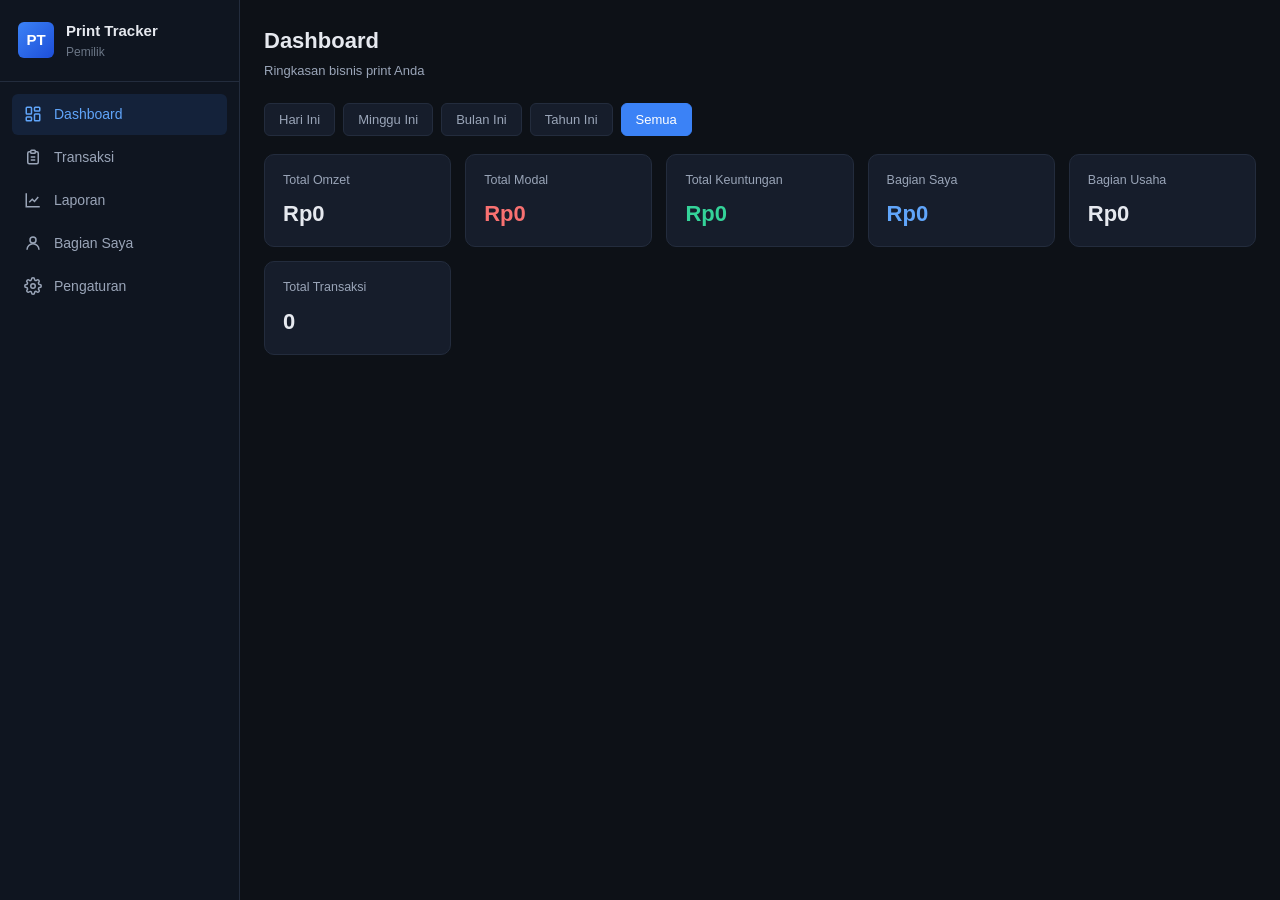
<file: index.html>
<!DOCTYPE html>
<html lang="id">
<head>
<meta charset="UTF-8" />
<meta name="viewport" content="width=device-width, initial-scale=1.0" />
<title>Dashboard — Print Business Tracker</title>
<link rel="stylesheet" href="css/style.css" />
</head>
<body>

<div class="app">
  <div id="shell-sidebar"></div>

  <div class="main">
    <div id="shell-topbar"></div>

    <div class="content">
      <div class="page-header">
        <div>
          <h1>Dashboard</h1>
          <p>Ringkasan bisnis print Anda</p>
        </div>
      </div>

      <div class="filter-bar" id="periodFilter">
        <button class="filter-btn" data-period="hari-ini">Hari Ini</button>
        <button class="filter-btn" data-period="minggu-ini">Minggu Ini</button>
        <button class="filter-btn" data-period="bulan-ini">Bulan Ini</button>
        <button class="filter-btn" data-period="tahun-ini">Tahun Ini</button>
        <button class="filter-btn active" data-period="semua">Semua</button>
      </div>

      <div class="stat-grid">
        <div class="stat-card">
          <div class="stat-label">Total Omzet</div>
          <div class="stat-value" id="statOmzet">Rp0</div>
        </div>
        <div class="stat-card">
          <div class="stat-label">Total Modal</div>
          <div class="stat-value red" id="statModal">Rp0</div>
        </div>
        <div class="stat-card">
          <div class="stat-label">Total Keuntungan</div>
          <div class="stat-value green" id="statKeuntungan">Rp0</div>
        </div>
        <div class="stat-card">
          <div class="stat-label">Bagian Saya</div>
          <div class="stat-value blue" id="statBagianSaya">Rp0</div>
        </div>
        <div class="stat-card">
          <div class="stat-label">Bagian Usaha</div>
          <div class="stat-value" id="statBagianUsaha">Rp0</div>
        </div>
        <div class="stat-card">
          <div class="stat-label">Total Transaksi</div>
          <div class="stat-value" id="statTotalTransaksi">0</div>
        </div>
      </div>
    </div>
  </div>
</div>

<script src="js/app.js"></script>
<script src="js/dashboard.js"></script>
</body>
</html>
</file>
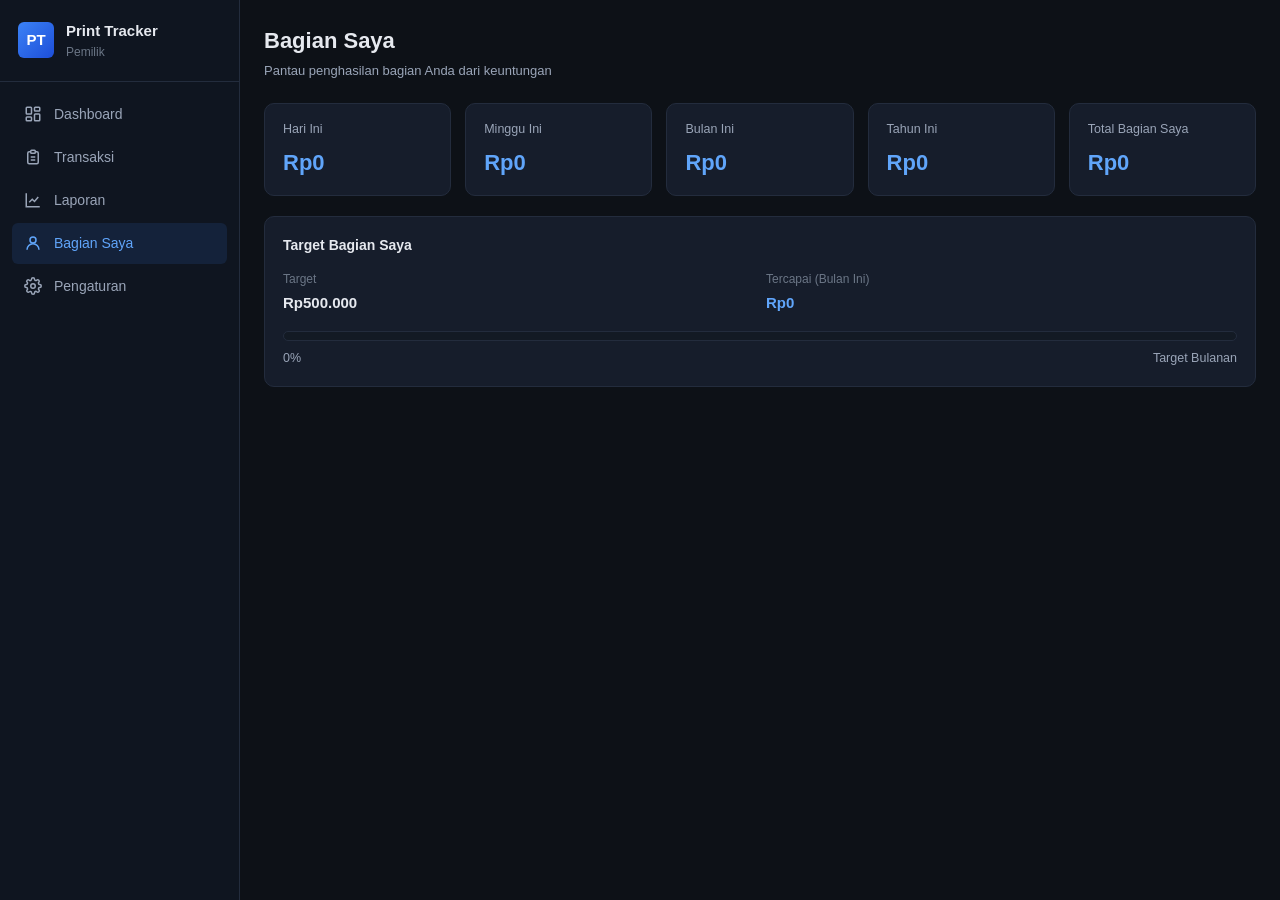
<file: bagian-saya.html>
<!DOCTYPE html>
<html lang="id">
<head>
<meta charset="UTF-8" />
<meta name="viewport" content="width=device-width, initial-scale=1.0" />
<title>Bagian Saya — Print Business Tracker</title>
<link rel="stylesheet" href="css/style.css" />
</head>
<body>

<div class="app">
  <div id="shell-sidebar"></div>

  <div class="main">
    <div id="shell-topbar"></div>

    <div class="content">
      <div class="page-header">
        <div>
          <h1>Bagian Saya</h1>
          <p>Pantau penghasilan bagian Anda dari keuntungan</p>
        </div>
      </div>

      <div class="stat-grid">
        <div class="stat-card">
          <div class="stat-label">Hari Ini</div>
          <div class="stat-value blue" id="statHariIni">Rp0</div>
        </div>
        <div class="stat-card">
          <div class="stat-label">Minggu Ini</div>
          <div class="stat-value blue" id="statMingguIni">Rp0</div>
        </div>
        <div class="stat-card">
          <div class="stat-label">Bulan Ini</div>
          <div class="stat-value blue" id="statBulanIni">Rp0</div>
        </div>
        <div class="stat-card">
          <div class="stat-label">Tahun Ini</div>
          <div class="stat-value blue" id="statTahunIni">Rp0</div>
        </div>
        <div class="stat-card">
          <div class="stat-label">Total Bagian Saya</div>
          <div class="stat-value blue" id="statTotal">Rp0</div>
        </div>
      </div>

      <div class="card">
        <h3 class="card-title">Target Bagian Saya</h3>
        <div class="preview-grid" style="margin-bottom:16px;">
          <div class="preview-item">
            <span class="label">Target</span>
            <span class="value" id="targetValue">Rp0</span>
          </div>
          <div class="preview-item">
            <span class="label">Tercapai (Bulan Ini)</span>
            <span class="value profit" id="tercapaiValue">Rp0</span>
          </div>
        </div>
        <div class="progress-outer">
          <div class="progress-inner" id="progressBar" style="width:0%;"></div>
        </div>
        <div class="progress-labels">
          <span id="progressPercent">0%</span>
          <span>Target Bulanan</span>
        </div>
      </div>
    </div>
  </div>
</div>

<script src="js/app.js"></script>
<script src="js/bagian-saya.js"></script>
</body>
</html>
</file>
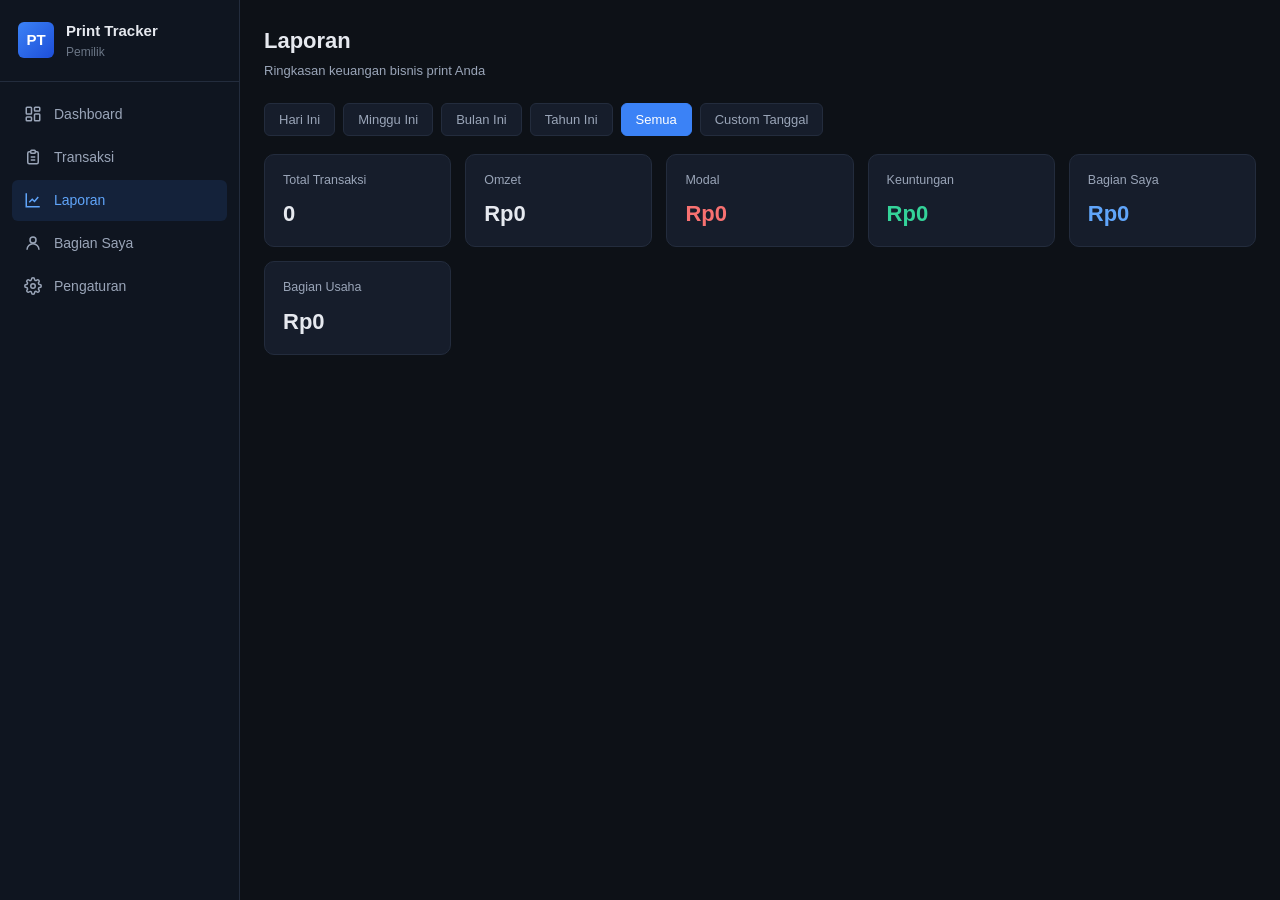
<file: laporan.html>
<!DOCTYPE html>
<html lang="id">
<head>
<meta charset="UTF-8" />
<meta name="viewport" content="width=device-width, initial-scale=1.0" />
<title>Laporan — Print Business Tracker</title>
<link rel="stylesheet" href="css/style.css" />
</head>
<body>

<div class="app">
  <div id="shell-sidebar"></div>

  <div class="main">
    <div id="shell-topbar"></div>

    <div class="content">
      <div class="page-header">
        <div>
          <h1>Laporan</h1>
          <p>Ringkasan keuangan bisnis print Anda</p>
        </div>
      </div>

      <div class="filter-bar" id="periodFilter">
        <button class="filter-btn" data-period="hari-ini">Hari Ini</button>
        <button class="filter-btn" data-period="minggu-ini">Minggu Ini</button>
        <button class="filter-btn" data-period="bulan-ini">Bulan Ini</button>
        <button class="filter-btn" data-period="tahun-ini">Tahun Ini</button>
        <button class="filter-btn active" data-period="semua">Semua</button>
        <button class="filter-btn" data-period="custom">Custom Tanggal</button>
      </div>

      <div class="filter-date-row" id="customDateRow">
        <div class="form-group" style="min-width:160px;">
          <label for="customStart">Dari</label>
          <input type="date" id="customStart" />
        </div>
        <div class="form-group" style="min-width:160px;">
          <label for="customEnd">Sampai</label>
          <input type="date" id="customEnd" />
        </div>
        <button class="btn btn-primary" id="btnApplyCustom" style="align-self:flex-end;">Terapkan</button>
      </div>

      <div class="stat-grid">
        <div class="stat-card">
          <div class="stat-label">Total Transaksi</div>
          <div class="stat-value" id="statTotalTransaksi">0</div>
        </div>
        <div class="stat-card">
          <div class="stat-label">Omzet</div>
          <div class="stat-value" id="statOmzet">Rp0</div>
        </div>
        <div class="stat-card">
          <div class="stat-label">Modal</div>
          <div class="stat-value red" id="statModal">Rp0</div>
        </div>
        <div class="stat-card">
          <div class="stat-label">Keuntungan</div>
          <div class="stat-value green" id="statKeuntungan">Rp0</div>
        </div>
        <div class="stat-card">
          <div class="stat-label">Bagian Saya</div>
          <div class="stat-value blue" id="statBagianSaya">Rp0</div>
        </div>
        <div class="stat-card">
          <div class="stat-label">Bagian Usaha</div>
          <div class="stat-value" id="statBagianUsaha">Rp0</div>
        </div>
      </div>
    </div>
  </div>
</div>

<script src="js/app.js"></script>
<script src="js/laporan.js"></script>
</body>
</html>
</file>
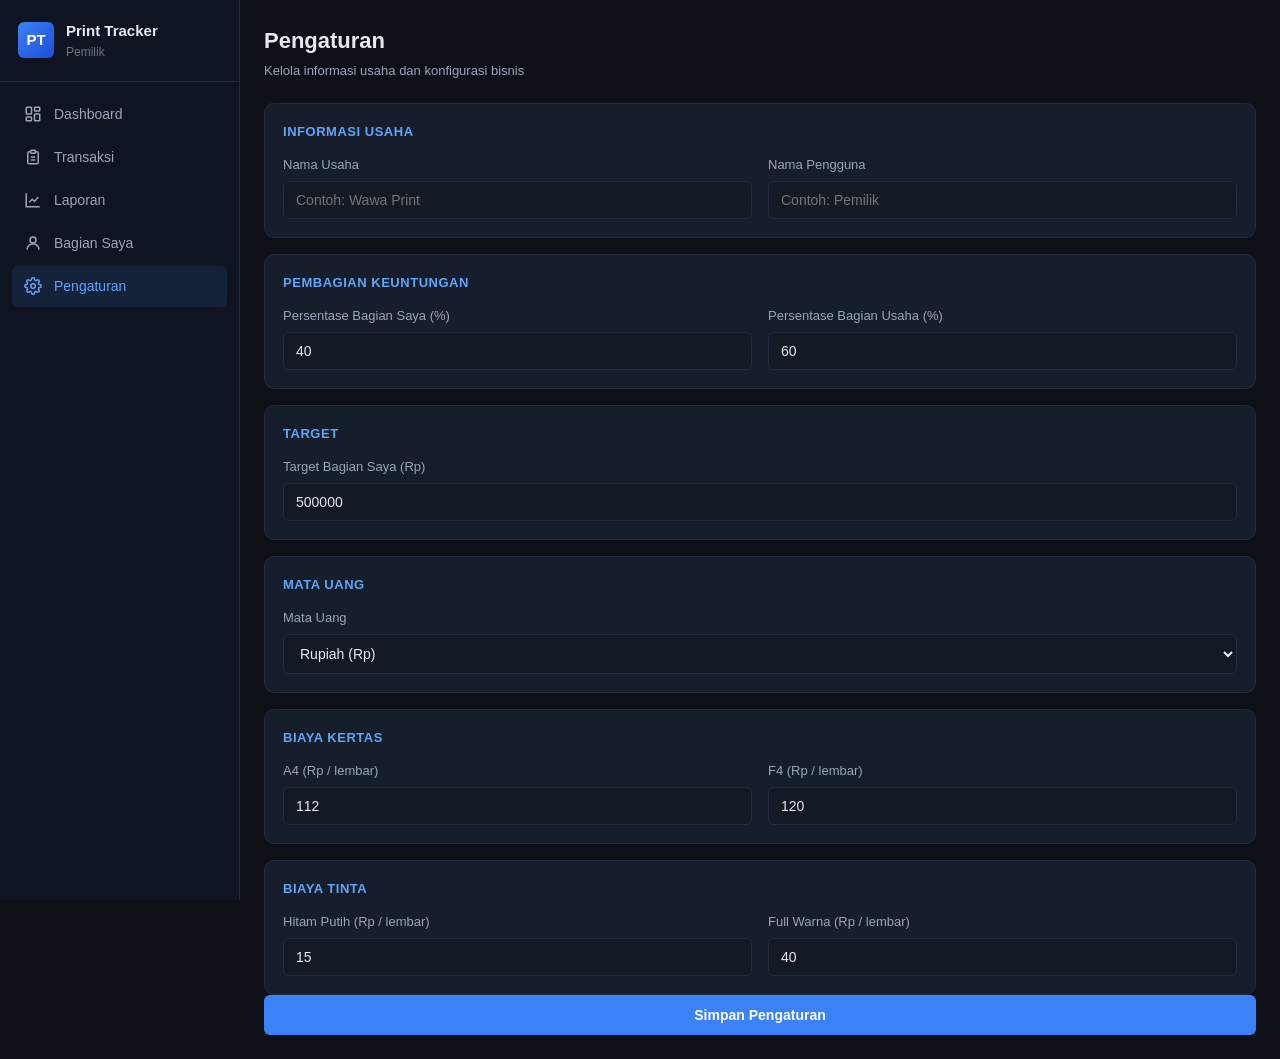
<file: pengaturan.html>
<!DOCTYPE html>
<html lang="id">
<head>
<meta charset="UTF-8" />
<meta name="viewport" content="width=device-width, initial-scale=1.0" />
<title>Pengaturan — Print Business Tracker</title>
<link rel="stylesheet" href="css/style.css" />
</head>
<body>

<div class="app">
  <div id="shell-sidebar"></div>

  <div class="main">
    <div id="shell-topbar"></div>

    <div class="content">
      <div class="page-header">
        <div>
          <h1>Pengaturan</h1>
          <p>Kelola informasi usaha dan konfigurasi bisnis</p>
        </div>
      </div>

      <form id="settingsForm">
        <div class="card">
          <div class="settings-section-title">Informasi Usaha</div>
          <div class="two-col">
            <div class="form-group">
              <label for="sNamaUsaha">Nama Usaha</label>
              <input type="text" id="sNamaUsaha" placeholder="Contoh: Wawa Print" />
            </div>
            <div class="form-group">
              <label for="sNamaPengguna">Nama Pengguna</label>
              <input type="text" id="sNamaPengguna" placeholder="Contoh: Pemilik" />
            </div>
          </div>
        </div>

        <div class="card">
          <div class="settings-section-title">Pembagian Keuntungan</div>
          <div class="two-col">
            <div class="form-group">
              <label for="sPersenSaya">Persentase Bagian Saya (%)</label>
              <input type="number" id="sPersenSaya" min="0" max="100" step="1" />
            </div>
            <div class="form-group">
              <label for="sPersenUsaha">Persentase Bagian Usaha (%)</label>
              <input type="number" id="sPersenUsaha" min="0" max="100" step="1" readonly />
            </div>
          </div>
        </div>

        <div class="card">
          <div class="settings-section-title">Target</div>
          <div class="form-group">
            <label for="sTarget">Target Bagian Saya (Rp)</label>
            <input type="number" id="sTarget" min="0" step="1000" />
          </div>
        </div>

        <div class="card">
          <div class="settings-section-title">Mata Uang</div>
          <div class="form-group">
            <label for="sMataUang">Mata Uang</label>
            <select id="sMataUang">
              <option value="Rp">Rupiah (Rp)</option>
            </select>
          </div>
        </div>

        <div class="card">
          <div class="settings-section-title">Biaya Kertas</div>
          <div class="two-col">
            <div class="form-group">
              <label for="cKertasA4">A4 (Rp / lembar)</label>
              <input type="number" id="cKertasA4" min="0" step="1" />
            </div>
            <div class="form-group">
              <label for="cKertasF4">F4 (Rp / lembar)</label>
              <input type="number" id="cKertasF4" min="0" step="1" />
            </div>
          </div>
        </div>

        <div class="card">
          <div class="settings-section-title">Biaya Tinta</div>
          <div class="two-col">
            <div class="form-group">
              <label for="cTintaBW">Hitam Putih (Rp / lembar)</label>
              <input type="number" id="cTintaBW" min="0" step="1" />
            </div>
            <div class="form-group">
              <label for="cTintaWarna">Full Warna (Rp / lembar)</label>
              <input type="number" id="cTintaWarna" min="0" step="1" />
            </div>
          </div>
        </div>

        <button type="submit" class="btn btn-primary btn-block">Simpan Pengaturan</button>
      </form>
    </div>
  </div>
</div>

<script src="js/app.js"></script>
<script src="js/pengaturan.js"></script>
</body>
</html>
</file>
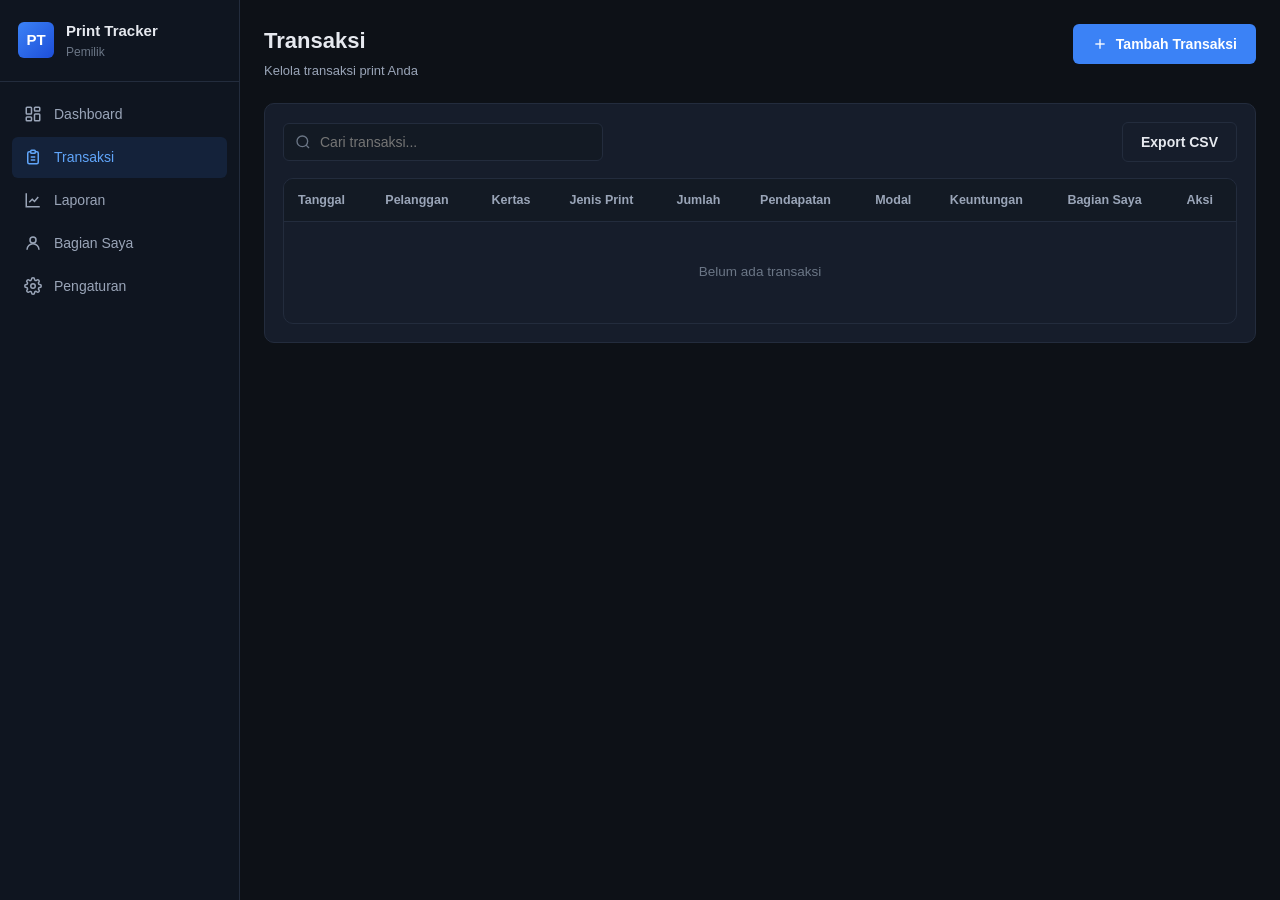
<file: transaksi.html>
<!DOCTYPE html>
<html lang="id">
<head>
<meta charset="UTF-8" />
<meta name="viewport" content="width=device-width, initial-scale=1.0" />
<title>Transaksi — Print Business Tracker</title>
<link rel="stylesheet" href="css/style.css" />
</head>
<body>

<div class="app">
  <div id="shell-sidebar"></div>

  <div class="main">
    <div id="shell-topbar"></div>

    <div class="content">
      <div class="page-header">
        <div>
          <h1>Transaksi</h1>
          <p>Kelola transaksi print Anda</p>
        </div>
        <button class="btn btn-primary" id="btnTambahTransaksi">
          <svg width="16" height="16" viewBox="0 0 24 24" fill="none" stroke="currentColor" stroke-width="2"><line x1="12" y1="5" x2="12" y2="19"/><line x1="5" y1="12" x2="19" y2="12"/></svg>
          Tambah Transaksi
        </button>
      </div>

      <!-- Form Card (inline, always visible for adding) -->
      <div class="card" id="formCard" style="display:none;">
        <div style="display:flex; justify-content:space-between; align-items:center; margin-bottom:14px;">
          <h3 class="card-title" id="formTitle" style="margin:0;">Tambah Transaksi Baru</h3>
          <button class="modal-close" id="btnCloseForm">
            <svg width="18" height="18" viewBox="0 0 24 24" fill="none" stroke="currentColor" stroke-width="2"><line x1="18" y1="6" x2="6" y2="18"/><line x1="6" y1="6" x2="18" y2="18"/></svg>
          </button>
        </div>

        <form id="transaksiForm">
          <input type="hidden" id="editId" value="" />
          <div class="form-grid">
            <div class="form-group">
              <label for="fTanggal">Tanggal</label>
              <input type="date" id="fTanggal" required />
            </div>
            <div class="form-group">
              <label for="fPelanggan">Nama Pelanggan (opsional)</label>
              <input type="text" id="fPelanggan" placeholder="Nama pelanggan" />
            </div>
            <div class="form-group">
              <label for="fUkuranKertas">Ukuran Kertas</label>
              <select id="fUkuranKertas">
                <option value="A4">A4</option>
                <option value="F4">F4</option>
              </select>
            </div>
            <div class="form-group">
              <label for="fJenisPrint">Jenis Print</label>
              <select id="fJenisPrint">
                <option value="Hitam Putih">Hitam Putih</option>
                <option value="Full Warna">Full Warna</option>
                <option value="Campur">Campur</option>
              </select>
            </div>

            <div class="form-group" id="campurRow1" style="display:none;">
              <label for="fJumlahBW">Jumlah Hitam Putih</label>
              <input type="number" id="fJumlahBW" min="0" value="0" />
            </div>
            <div class="form-group" id="campurRow2" style="display:none;">
              <label for="fJumlahWarna">Jumlah Warna</label>
              <input type="number" id="fJumlahWarna" min="0" value="0" />
            </div>

            <div class="form-group">
              <label for="fJumlah">Jumlah (lembar)</label>
              <input type="number" id="fJumlah" min="1" required />
              <span class="error-text" id="errJumlah">Jumlah Hitam Putih + Warna harus sama dengan Total Jumlah</span>
            </div>
            <div class="form-group">
              <label for="fHargaJual">Harga Jual per Lembar (Rp)</label>
              <select id="fHargaJual" required>
                <option value="400">Rp400</option>
                <option value="600">Rp600</option>
                <option value="800">Rp800</option>
              </select>
            </div>

            <div class="form-group full">
              <label for="fCatatan">Catatan (opsional)</label>
              <textarea id="fCatatan" placeholder="Catatan tambahan"></textarea>
            </div>
          </div>

          <div class="preview-box" style="margin-top:18px;">
            <div class="card-title" style="margin-bottom:12px;">Kalkulasi Otomatis</div>
            <div class="preview-grid">
              <div class="preview-item">
                <span class="label">Pendapatan</span>
                <span class="value income" id="pvPendapatan">Rp0</span>
              </div>
              <div class="preview-item">
                <span class="label">Modal Kertas</span>
                <span class="value cost" id="pvModalKertas">Rp0</span>
              </div>
              <div class="preview-item">
                <span class="label">Modal Tinta</span>
                <span class="value cost" id="pvModalTinta">Rp0</span>
              </div>
              <div class="preview-item">
                <span class="label">Total Modal</span>
                <span class="value cost" id="pvTotalModal">Rp0</span>
              </div>
              <div class="preview-item">
                <span class="label">Keuntungan</span>
                <span class="value profit" id="pvKeuntungan">Rp0</span>
              </div>
              <div class="preview-item">
                <span class="label" id="pvLabelSaya">Bagian Saya (40%)</span>
                <span class="value profit" id="pvBagianSaya">Rp0</span>
              </div>
              <div class="preview-item">
                <span class="label" id="pvLabelUsaha">Bagian Usaha (60%)</span>
                <span class="value" id="pvBagianUsaha">Rp0</span>
              </div>
            </div>
          </div>

          <div style="margin-top:18px;">
            <button type="submit" class="btn btn-primary btn-block" id="btnSimpanTransaksi">Simpan Transaksi</button>
          </div>
        </form>
      </div>

      <!-- History -->
      <div class="card">
        <div class="toolbar">
          <div class="search-input-wrap">
            <svg viewBox="0 0 24 24" fill="none" stroke="currentColor" stroke-width="2"><circle cx="11" cy="11" r="8"/><line x1="21" y1="21" x2="16.65" y2="16.65"/></svg>
            <input type="text" id="searchInput" placeholder="Cari transaksi..." />
          </div>
          <div class="toolbar-actions">
            <button class="btn btn-secondary" id="btnExportCsv">Export CSV</button>
          </div>
        </div>

        <div class="table-wrap">
          <table>
            <thead>
              <tr>
                <th>Tanggal</th>
                <th>Pelanggan</th>
                <th>Kertas</th>
                <th>Jenis Print</th>
                <th>Jumlah</th>
                <th>Pendapatan</th>
                <th>Modal</th>
                <th>Keuntungan</th>
                <th>Bagian Saya</th>
                <th>Aksi</th>
              </tr>
            </thead>
            <tbody id="txTableBody">
            </tbody>
          </table>
        </div>
      </div>
    </div>
  </div>
</div>

<!-- Detail Modal -->
<div class="modal-overlay" id="detailModal">
  <div class="modal">
    <div class="modal-header">
      <h3>Detail Transaksi</h3>
      <button class="modal-close" id="btnCloseDetail">
        <svg width="18" height="18" viewBox="0 0 24 24" fill="none" stroke="currentColor" stroke-width="2"><line x1="18" y1="6" x2="6" y2="18"/><line x1="6" y1="6" x2="18" y2="18"/></svg>
      </button>
    </div>
    <div class="modal-body">
      <div class="detail-list" id="detailContent"></div>
    </div>
    <div class="modal-footer">
      <button class="btn btn-secondary" id="btnCloseDetail2">Tutup</button>
    </div>
  </div>
</div>

<script src="js/app.js"></script>
<script src="js/transaksi.js"></script>
</body>
</html>
</file>
<file: css/style.css>
/* ==========================================================================
   Print Business Tracker — Dark + Blue Theme
   ========================================================================== */
 
:root {
  --bg: #0d1117;
  --bg-elevated: #131a24;
  --card: #161d2b;
  --card-hover: #1a2233;
  --sidebar: #0f1520;
  --border: #232c3d;
  --border-subtle: #1c2432;
  --text: #e6e9ef;
  --text-secondary: #9aa5b8;
  --text-muted: #6b7686;
  --blue: #3b82f6;
  --blue-light: #60a5fa;
  --blue-dark: #1d4ed8;
  --blue-bg: rgba(59, 130, 246, 0.12);
  --green: #34d399;
  --green-bg: rgba(52, 211, 153, 0.12);
  --red: #f87171;
  --red-bg: rgba(248, 113, 113, 0.12);
  --amber: #fbbf24;
  --radius: 10px;
  --radius-sm: 6px;
  --shadow: 0 4px 16px rgba(0, 0, 0, 0.35);
  --sidebar-width: 240px;
}
 
* {
  box-sizing: border-box;
}
 
html, body {
  margin: 0;
  padding: 0;
}
 
body {
  background: var(--bg);
  color: var(--text);
  font-family: -apple-system, BlinkMacSystemFont, "Segoe UI", Roboto, Helvetica, Arial, sans-serif;
  font-size: 14px;
  line-height: 1.5;
  min-height: 100vh;
}
 
a {
  color: inherit;
  text-decoration: none;
}
 
/* ---------------------------------- Layout ------------------------------ */
 
.app {
  display: flex;
  min-height: 100vh;
}
 
.main {
  flex: 1;
  min-width: 0;
  display: flex;
  flex-direction: column;
}
 
.content {
  padding: 24px;
  max-width: 1200px;
  width: 100%;
  margin: 0 auto;
}
 
/* ---------------------------------- Sidebar ------------------------------ */
 
.sidebar {
  width: var(--sidebar-width);
  flex-shrink: 0;
  background: var(--sidebar);
  border-right: 1px solid var(--border);
  display: flex;
  flex-direction: column;
  position: sticky;
  top: 0;
  height: 100vh;
}
 
.sidebar-brand {
  display: flex;
  align-items: center;
  gap: 12px;
  padding: 20px 18px;
  border-bottom: 1px solid var(--border);
}
 
.sidebar-brand-icon {
  width: 36px;
  height: 36px;
  border-radius: var(--radius-sm);
  background: linear-gradient(135deg, var(--blue), var(--blue-dark));
  display: flex;
  align-items: center;
  justify-content: center;
  font-weight: 700;
  font-size: 15px;
  color: #fff;
  flex-shrink: 0;
}
 
.sidebar-brand-text {
  min-width: 0;
}
 
.sidebar-brand-name {
  font-weight: 600;
  font-size: 15px;
  color: var(--text);
  white-space: nowrap;
  overflow: hidden;
  text-overflow: ellipsis;
}
 
.sidebar-brand-sub {
  font-size: 12px;
  color: var(--text-muted);
}
 
.sidebar-nav {
  padding: 12px;
  display: flex;
  flex-direction: column;
  gap: 2px;
  flex: 1;
  overflow-y: auto;
}
 
.sidebar-link {
  display: flex;
  align-items: center;
  gap: 12px;
  padding: 10px 12px;
  border-radius: var(--radius-sm);
  color: var(--text-secondary);
  font-size: 14px;
  font-weight: 500;
  transition: background 0.15s, color 0.15s;
}
 
.sidebar-link:hover {
  background: var(--card-hover);
  color: var(--text);
}
 
.sidebar-link.active {
  background: var(--blue-bg);
  color: var(--blue-light);
}
 
.sidebar-link svg {
  width: 18px;
  height: 18px;
  flex-shrink: 0;
}
 
.sidebar-overlay {
  display: none;
}
 
/* ---------------------------------- Topbar ------------------------------- */
 
.topbar {
  display: none;
  align-items: center;
  gap: 14px;
  padding: 14px 16px;
  background: var(--sidebar);
  border-bottom: 1px solid var(--border);
  position: sticky;
  top: 0;
  z-index: 55;
}
 
.hamburger {
  width: 40px;
  height: 40px;
  border-radius: var(--radius-sm);
  background: var(--card);
  border: 1px solid var(--border);
  display: flex;
  align-items: center;
  justify-content: center;
  cursor: pointer;
  flex-shrink: 0;
}
 
.hamburger svg {
  width: 20px;
  height: 20px;
  color: var(--text);
}
 
.topbar-title {
  font-size: 15px;
  font-weight: 600;
  color: var(--text);
}
 
/* ---------------------------------- Page Header --------------------------- */
 
.page-header {
  display: flex;
  align-items: flex-start;
  justify-content: space-between;
  flex-wrap: wrap;
  gap: 12px;
  margin-bottom: 22px;
}
 
.page-header h1 {
  font-size: 22px;
  font-weight: 700;
  margin: 0 0 4px;
  color: var(--text);
}
 
.page-header p {
  margin: 0;
  color: var(--text-secondary);
  font-size: 13px;
}
 
/* ---------------------------------- Cards -------------------------------- */
 
.card {
  background: var(--card);
  border: 1px solid var(--border);
  border-radius: var(--radius);
  padding: 18px;
}
 
.card + .card {
  margin-top: 16px;
}
 
.card-title {
  font-size: 14px;
  font-weight: 600;
  margin: 0 0 14px;
  color: var(--text);
}
 
.stat-grid {
  display: grid;
  grid-template-columns: repeat(auto-fit, minmax(180px, 1fr));
  gap: 14px;
  margin-bottom: 20px;
}
 
.stat-card {
  background: var(--card);
  border: 1px solid var(--border);
  border-radius: var(--radius);
  padding: 16px 18px;
}
 
.stat-label {
  font-size: 12.5px;
  color: var(--text-secondary);
  margin-bottom: 8px;
}
 
.stat-value {
  font-size: 22px;
  font-weight: 700;
  color: var(--text);
}
 
.stat-value.blue { color: var(--blue-light); }
.stat-value.green { color: var(--green); }
.stat-value.red { color: var(--red); }
 
/* ---------------------------------- Filters ------------------------------ */
 
.filter-bar {
  display: flex;
  gap: 8px;
  flex-wrap: wrap;
  margin-bottom: 18px;
}
 
.filter-btn {
  background: var(--card);
  border: 1px solid var(--border);
  color: var(--text-secondary);
  padding: 8px 14px;
  border-radius: var(--radius-sm);
  font-size: 13px;
  font-weight: 500;
  cursor: pointer;
  transition: all 0.15s;
}
 
.filter-btn:hover {
  border-color: var(--blue);
  color: var(--text);
}
 
.filter-btn.active {
  background: var(--blue);
  border-color: var(--blue);
  color: #fff;
}
 
.filter-date-row {
  display: none;
  gap: 10px;
  align-items: center;
  margin-bottom: 18px;
  flex-wrap: wrap;
}
 
.filter-date-row.show {
  display: flex;
}
 
/* ---------------------------------- Forms -------------------------------- */
 
.form-grid {
  display: grid;
  grid-template-columns: 1fr 1fr;
  gap: 14px;
}
 
@media (max-width: 640px) {
  .form-grid { grid-template-columns: 1fr; }
}
 
.form-group {
  display: flex;
  flex-direction: column;
  gap: 6px;
}
 
.form-group.full {
  grid-column: 1 / -1;
}
 
label {
  font-size: 13px;
  font-weight: 500;
  color: var(--text-secondary);
}
 
input, select, textarea {
  background: var(--bg-elevated);
  border: 1px solid var(--border);
  color: var(--text);
  padding: 10px 12px;
  border-radius: var(--radius-sm);
  font-size: 14px;
  font-family: inherit;
  width: 100%;
  transition: border-color 0.15s;
}
 
input:focus, select:focus, textarea:focus {
  outline: none;
  border-color: var(--blue);
}
 
textarea {
  resize: vertical;
  min-height: 60px;
}
 
.error-text {
  color: var(--red);
  font-size: 12.5px;
  display: none;
}
 
.error-text.show {
  display: block;
}
 
input.error, select.error {
  border-color: var(--red);
}
 
/* ---------------------------------- Buttons ------------------------------ */
 
.btn {
  display: inline-flex;
  align-items: center;
  justify-content: center;
  gap: 8px;
  padding: 11px 18px;
  border-radius: var(--radius-sm);
  font-size: 14px;
  font-weight: 600;
  cursor: pointer;
  border: 1px solid transparent;
  transition: all 0.15s;
}
 
.btn-primary {
  background: var(--blue);
  color: #fff;
}
 
.btn-primary:hover {
  background: var(--blue-dark);
}
 
.btn-secondary {
  background: var(--card);
  border-color: var(--border);
  color: var(--text);
}
 
.btn-secondary:hover {
  border-color: var(--blue);
}
 
.btn-danger {
  background: transparent;
  color: var(--red);
  border-color: var(--red);
}
 
.btn-danger:hover {
  background: var(--red-bg);
}
 
.btn-block {
  width: 100%;
}
 
.btn-icon {
  width: 32px;
  height: 32px;
  padding: 0;
  border-radius: var(--radius-sm);
  background: transparent;
  border: 1px solid var(--border);
  color: var(--text-secondary);
}
 
.btn-icon:hover {
  border-color: var(--blue);
  color: var(--blue-light);
}
 
.btn-icon.danger:hover {
  border-color: var(--red);
  color: var(--red);
}
 
/* ---------------------------------- Preview box --------------------------- */
 
.preview-box {
  background: var(--bg-elevated);
  border: 1px solid var(--border);
  border-radius: var(--radius);
  padding: 16px;
  margin-top: 4px;
}
 
.preview-grid {
  display: grid;
  grid-template-columns: repeat(auto-fit, minmax(140px, 1fr));
  gap: 12px;
}
 
.preview-item {
  display: flex;
  flex-direction: column;
  gap: 4px;
}
 
.preview-item .label {
  font-size: 12px;
  color: var(--text-muted);
}
 
.preview-item .value {
  font-size: 15px;
  font-weight: 700;
}
 
.preview-item .value.income { color: var(--green); }
.preview-item .value.cost { color: var(--red); }
.preview-item .value.profit { color: var(--blue-light); }
 
/* ---------------------------------- Tables ------------------------------- */
 
.table-wrap {
  overflow-x: auto;
  border: 1px solid var(--border);
  border-radius: var(--radius);
}
 
table {
  width: 100%;
  border-collapse: collapse;
  min-width: 760px;
}
 
thead th {
  background: var(--bg-elevated);
  text-align: left;
  padding: 12px 14px;
  font-size: 12.5px;
  font-weight: 600;
  color: var(--text-secondary);
  border-bottom: 1px solid var(--border);
  white-space: nowrap;
}
 
tbody td {
  padding: 12px 14px;
  border-bottom: 1px solid var(--border-subtle);
  font-size: 13.5px;
  white-space: nowrap;
}
 
tbody tr:last-child td {
  border-bottom: none;
}
 
tbody tr:hover {
  background: var(--card-hover);
}
 
.empty-row td {
  text-align: center;
  color: var(--text-muted);
  padding: 40px 14px;
}
 
.badge {
  display: inline-block;
  padding: 3px 10px;
  border-radius: 999px;
  font-size: 11.5px;
  font-weight: 600;
}
 
.badge-blue { background: var(--blue-bg); color: var(--blue-light); }
.badge-green { background: var(--green-bg); color: var(--green); }
.badge-amber { background: rgba(251, 191, 36, 0.12); color: var(--amber); }
 
.table-actions {
  display: flex;
  gap: 6px;
}
 
/* ---------------------------------- Search/Toolbar ------------------------ */
 
.toolbar {
  display: flex;
  gap: 10px;
  align-items: center;
  justify-content: space-between;
  flex-wrap: wrap;
  margin-bottom: 16px;
}
 
.search-input-wrap {
  position: relative;
  flex: 1;
  min-width: 200px;
  max-width: 320px;
}
 
.search-input-wrap svg {
  position: absolute;
  left: 12px;
  top: 50%;
  transform: translateY(-50%);
  width: 16px;
  height: 16px;
  color: var(--text-muted);
}
 
.search-input-wrap input {
  padding-left: 36px;
}
 
.toolbar-actions {
  display: flex;
  gap: 10px;
}
 
/* ---------------------------------- Modal --------------------------------- */
 
.modal-overlay {
  display: none;
  position: fixed;
  inset: 0;
  background: rgba(0, 0, 0, 0.6);
  z-index: 100;
  align-items: flex-start;
  justify-content: center;
  padding: 24px 16px;
  overflow-y: auto;
}
 
.modal-overlay.show {
  display: flex;
}
 
.modal {
  background: var(--card);
  border: 1px solid var(--border);
  border-radius: var(--radius);
  width: 100%;
  max-width: 640px;
  box-shadow: var(--shadow);
  margin: auto;
}
 
.modal-header {
  display: flex;
  align-items: center;
  justify-content: space-between;
  padding: 18px 20px;
  border-bottom: 1px solid var(--border);
}
 
.modal-header h3 {
  margin: 0;
  font-size: 16px;
  font-weight: 700;
}
 
.modal-close {
  background: transparent;
  border: none;
  color: var(--text-muted);
  cursor: pointer;
  width: 28px;
  height: 28px;
  display: flex;
  align-items: center;
  justify-content: center;
  border-radius: var(--radius-sm);
}
 
.modal-close:hover {
  background: var(--card-hover);
  color: var(--text);
}
 
.modal-body {
  padding: 20px;
}
 
.modal-footer {
  padding: 16px 20px;
  border-top: 1px solid var(--border);
  display: flex;
  justify-content: flex-end;
  gap: 10px;
}
 
.detail-list {
  display: flex;
  flex-direction: column;
  gap: 10px;
}
 
.detail-row {
  display: flex;
  justify-content: space-between;
  padding-bottom: 10px;
  border-bottom: 1px solid var(--border-subtle);
  font-size: 13.5px;
}
 
.detail-row:last-child {
  border-bottom: none;
  padding-bottom: 0;
}
 
.detail-row .k {
  color: var(--text-secondary);
}
 
.detail-row .v {
  font-weight: 600;
}
 
/* ---------------------------------- Progress bar --------------------------- */
 
.progress-outer {
  background: var(--bg-elevated);
  border-radius: 999px;
  height: 10px;
  overflow: hidden;
  border: 1px solid var(--border);
}
 
.progress-inner {
  height: 100%;
  background: linear-gradient(90deg, var(--blue-dark), var(--blue-light));
  border-radius: 999px;
  transition: width 0.3s;
}
 
.progress-labels {
  display: flex;
  justify-content: space-between;
  margin-top: 8px;
  font-size: 12.5px;
  color: var(--text-secondary);
}
 
/* ---------------------------------- Notification --------------------------- */
 
.toast-container {
  position: fixed;
  top: 20px;
  right: 20px;
  z-index: 200;
  display: flex;
  flex-direction: column;
  gap: 10px;
}
 
.toast {
  background: var(--card);
  border: 1px solid var(--green);
  color: var(--text);
  padding: 12px 16px;
  border-radius: var(--radius-sm);
  font-size: 13.5px;
  font-weight: 500;
  box-shadow: var(--shadow);
  display: flex;
  align-items: center;
  gap: 8px;
  animation: toast-in 0.2s ease-out;
  max-width: 320px;
}
 
.toast.error {
  border-color: var(--red);
}
 
@keyframes toast-in {
  from { opacity: 0; transform: translateX(20px); }
  to { opacity: 1; transform: translateX(0); }
}
 
/* ---------------------------------- Settings sections ---------------------- */
 
.settings-section-title {
  font-size: 13px;
  font-weight: 700;
  text-transform: uppercase;
  letter-spacing: 0.04em;
  color: var(--blue-light);
  margin: 0 0 14px;
}
 
.two-col {
  display: grid;
  grid-template-columns: 1fr 1fr;
  gap: 16px;
}
 
@media (max-width: 640px) {
  .two-col { grid-template-columns: 1fr; }
}
 
/* ---------------------------------- Responsive ---------------------------- */
 
@media (max-width: 1024px) {
  .sidebar {
    position: fixed;
    left: 0;
    top: 0;
    height: 100vh;
    transform: translateX(-100%);
    transition: transform 0.2s ease;
    z-index: 50;
  }
 
  .sidebar.open {
    transform: translateX(0);
  }
 
  .sidebar-overlay {
    display: none;
    position: fixed;
    inset: 0;
    background: rgba(0, 0, 0, 0.5);
    z-index: 40;
  }
 
  .sidebar-overlay.show {
    display: block;
  }
 
  .topbar {
    display: flex;
  }
 
  .content {
    padding: 16px;
  }
}
</file>
